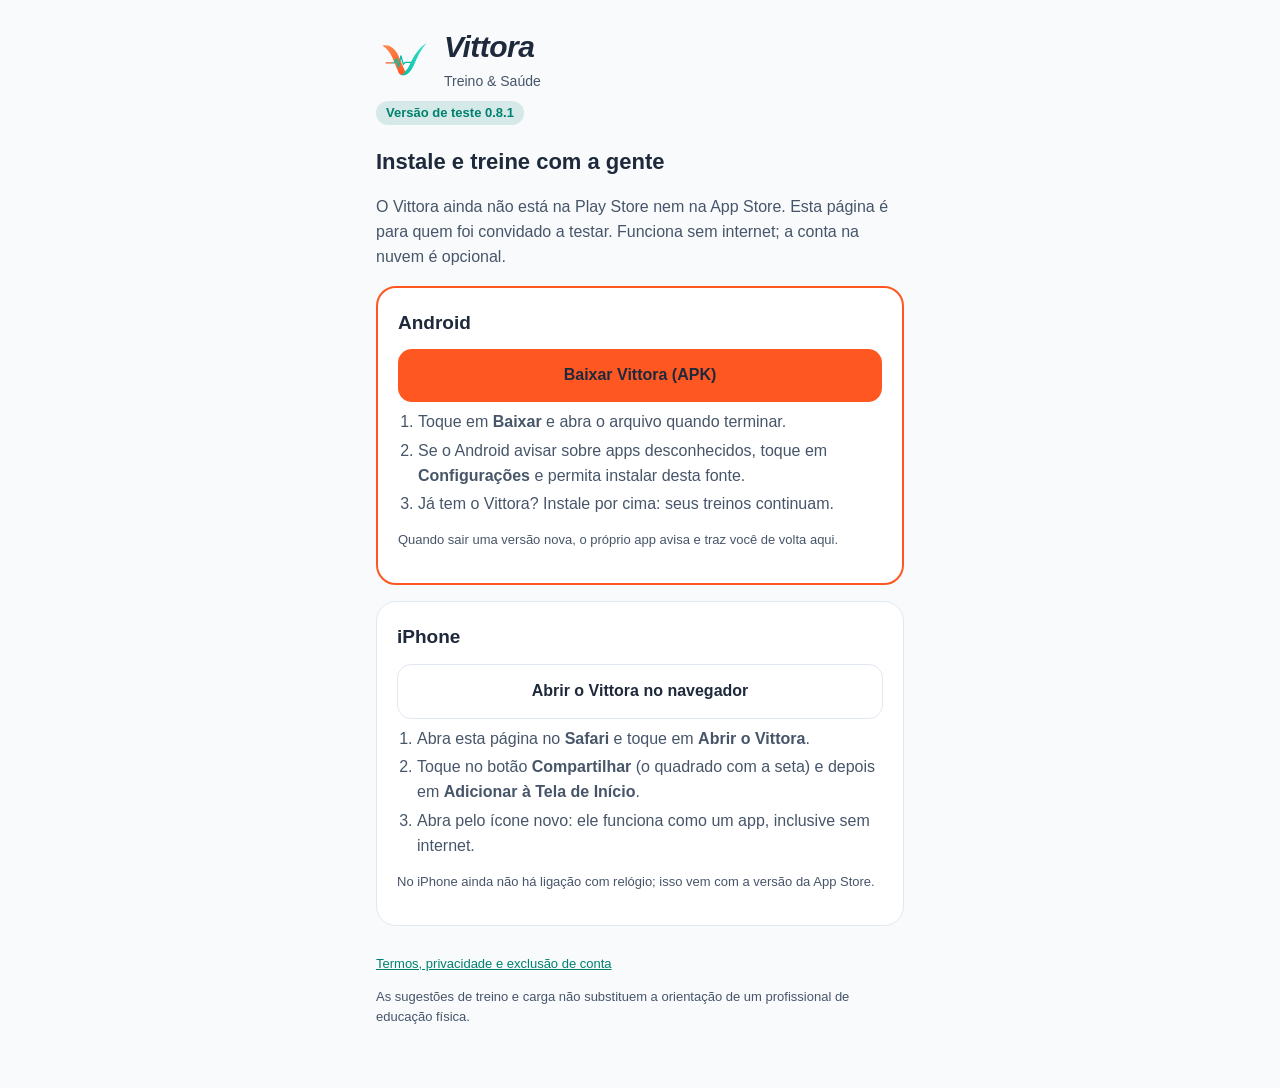
<file: index.html>
<!doctype html>
<html lang="pt-BR">
<head>
<meta charset="utf-8">
<meta name="viewport" content="width=device-width, initial-scale=1, viewport-fit=cover">
<meta name="color-scheme" content="light dark">
<meta name="robots" content="noindex">
<title>Vittora · versão de teste</title>
<link rel="icon" href="data:image/svg+xml,%3Csvg%20xmlns%3D%22http%3A%2F%2Fwww.w3.org%2F2000%2Fsvg%22%20width%3D%2264%22%20height%3D%2264%22%20viewBox%3D%220%200%20512%20512%22%3E%0A%20%20%3Cdefs%3E%0A%20%20%20%20%3ClinearGradient%20id%3D%22f-e%22%20x1%3D%220%22%20y1%3D%220%22%20x2%3D%221%22%20y2%3D%221%22%3E%3Cstop%20offset%3D%220%22%20stop-color%3D%22%23FF8A50%22%2F%3E%3Cstop%20offset%3D%221%22%20stop-color%3D%22%23FF5722%22%2F%3E%3C%2FlinearGradient%3E%0A%20%20%20%20%3ClinearGradient%20id%3D%22f-d%22%20x1%3D%220%22%20y1%3D%221%22%20x2%3D%221%22%20y2%3D%220%22%3E%3Cstop%20offset%3D%220%22%20stop-color%3D%22%2300BFA5%22%2F%3E%3Cstop%20offset%3D%221%22%20stop-color%3D%22%233FE0C8%22%2F%3E%3C%2FlinearGradient%3E%0A%20%20%20%20%3ClinearGradient%20id%3D%22f-b%22%20gradientUnits%3D%22userSpaceOnUse%22%20x1%3D%2292%22%20y1%3D%220%22%20x2%3D%22318%22%20y2%3D%220%22%3E%3Cstop%20offset%3D%220.18%22%20stop-color%3D%22%23FF5722%22%2F%3E%3Cstop%20offset%3D%220.3%22%20stop-color%3D%22%2300BFA5%22%2F%3E%3C%2FlinearGradient%3E%0A%20%20%3C%2Fdefs%3E%0A%20%20%3Cpath%20d%3D%22M206%20382%20C246%20402%20280%20380%20308%20318%20C346%20232%20392%20160%20466%20118%20C428%20154%20392%20214%20356%20300%20C324%20378%20284%20424%20236%20414%20C222%20410%20212%20398%20206%20382%20Z%22%20fill%3D%22url(%23f-d)%22%2F%3E%0A%20%20%3Cpath%20d%3D%22M58%20142%20C112%20128%20168%20156%20204%20232%20L266%20380%20C258%20410%20226%20418%20208%20394%20L148%20248%20C126%20200%2098%20168%2058%20142%20Z%22%20fill%3D%22url(%23f-e)%22%2F%3E%0A%20%20%3Cpath%20d%3D%22M92%20300%20L168%20300%20L186%20262%20L206%20338%20L228%20236%20L250%20314%20L268%20296%20L318%20296%22%20fill%3D%22none%22%20stroke%3D%22url(%23f-b)%22%20stroke-width%3D%2212%22%20stroke-linecap%3D%22round%22%20stroke-linejoin%3D%22round%22%2F%3E%0A%3C%2Fsvg%3E">
<style>
:root { --fundo: #F8FAFC; --cartao: #fff; --texto: #1E293B; --suave: #475569; --borda: #E2E8F0; --coral: #FF5722; --turquesa: #00806E; }
@media (prefers-color-scheme: dark) { :root { --fundo: #0F172A; --cartao: #1E293B; --texto: #F1F5F9; --suave: #CBD5E1; --borda: #334155; --turquesa: #3FE0C8; } }
* { box-sizing: border-box; }
body { margin: 0; background: var(--fundo); color: var(--texto); font: 16px/1.55 -apple-system, BlinkMacSystemFont, "Segoe UI", Roboto, Inter, Arial, sans-serif; }
main { max-width: 560px; margin: 0 auto; padding: 24px 16px 48px; }
.marca { display: flex; align-items: center; gap: 12px; margin-bottom: 8px; }
.marca strong { font-size: 30px; font-weight: 800; font-style: italic; letter-spacing: -0.5px; }
.marca span { display: block; color: var(--suave); font-size: 14px; }
.selo { display: inline-block; background: color-mix(in srgb, var(--turquesa) 14%, transparent); color: var(--turquesa); border-radius: 999px; padding: 2px 10px; font-size: 13px; font-weight: 600; }
.cartao { background: var(--cartao); border: 1px solid var(--borda); border-radius: 20px; padding: 20px; margin-top: 16px; }
.cartao.destaque { border: 2px solid var(--coral); }
h1 { font-size: 22px; margin: 20px 0 4px; } h2 { font-size: 19px; margin: 0 0 8px; }
p, li { color: var(--suave); } ol { padding-left: 20px; margin: 8px 0 0; } li { margin: 4px 0; }
.botao { display: block; text-align: center; background: var(--coral); color: #1E293B; text-decoration: none; font-weight: 700; border-radius: 14px; padding: 14px; margin-top: 12px; }
.botao.claro { background: transparent; color: var(--texto); border: 1.5px solid var(--borda); }
.mini { font-size: 13px; } a { color: var(--turquesa); }
footer { margin-top: 28px; font-size: 13px; color: var(--suave); }
</style>
</head>
<body><main>
<div class="marca"><svg xmlns="http://www.w3.org/2000/svg" width="56" height="56" viewBox="0 0 512 512">
  <defs>
    <linearGradient id="m-e" x1="0" y1="0" x2="1" y2="1"><stop offset="0" stop-color="#FF8A50"/><stop offset="1" stop-color="#FF5722"/></linearGradient>
    <linearGradient id="m-d" x1="0" y1="1" x2="1" y2="0"><stop offset="0" stop-color="#00BFA5"/><stop offset="1" stop-color="#3FE0C8"/></linearGradient>
    <linearGradient id="m-b" gradientUnits="userSpaceOnUse" x1="92" y1="0" x2="318" y2="0"><stop offset="0.18" stop-color="#FF5722"/><stop offset="0.3" stop-color="#00BFA5"/></linearGradient>
  </defs>
  <path d="M206 382 C246 402 280 380 308 318 C346 232 392 160 466 118 C428 154 392 214 356 300 C324 378 284 424 236 414 C222 410 212 398 206 382 Z" fill="url(#m-d)"/>
  <path d="M58 142 C112 128 168 156 204 232 L266 380 C258 410 226 418 208 394 L148 248 C126 200 98 168 58 142 Z" fill="url(#m-e)"/>
  <path d="M92 300 L168 300 L186 262 L206 338 L228 236 L250 314 L268 296 L318 296" fill="none" stroke="url(#m-b)" stroke-width="12" stroke-linecap="round" stroke-linejoin="round"/>
</svg><div><strong>Vittora</strong><span>Treino &amp; Saúde</span></div></div>
<span class="selo">Versão de teste 0.8.1</span>
<h1>Instale e treine com a gente</h1>
<p>O Vittora ainda não está na Play Store nem na App Store. Esta página é para quem foi convidado a testar. Funciona sem internet; a conta na nuvem é opcional.</p>

<section class="cartao destaque" id="android">
  <h2>Android</h2>
  <a class="botao" href="./Vittora.apk" download>Baixar Vittora (APK)</a>
  <ol>
    <li>Toque em <strong>Baixar</strong> e abra o arquivo quando terminar.</li>
    <li>Se o Android avisar sobre apps desconhecidos, toque em <strong>Configurações</strong> e permita instalar desta fonte.</li>
    <li>Já tem o Vittora? Instale por cima: seus treinos continuam.</li>
  </ol>
  <p class="mini">Quando sair uma versão nova, o próprio app avisa e traz você de volta aqui.</p>
</section>

<section class="cartao" id="iphone">
  <h2>iPhone</h2>
  <a class="botao claro" href="./app/">Abrir o Vittora no navegador</a>
  <ol>
    <li>Abra esta página no <strong>Safari</strong> e toque em <strong>Abrir o Vittora</strong>.</li>
    <li>Toque no botão <strong>Compartilhar</strong> (o quadrado com a seta) e depois em <strong>Adicionar à Tela de Início</strong>.</li>
    <li>Abra pelo ícone novo: ele funciona como um app, inclusive sem internet.</li>
  </ol>
  <p class="mini">No iPhone ainda não há ligação com relógio; isso vem com a versão da App Store.</p>
</section>

<footer>
  <p><a href="./privacidade/">Termos, privacidade e exclusão de conta</a></p>
  <p>As sugestões de treino e carga não substituem a orientação de um profissional de educação física.</p>
</footer>
</main></body>
</html>
</file>
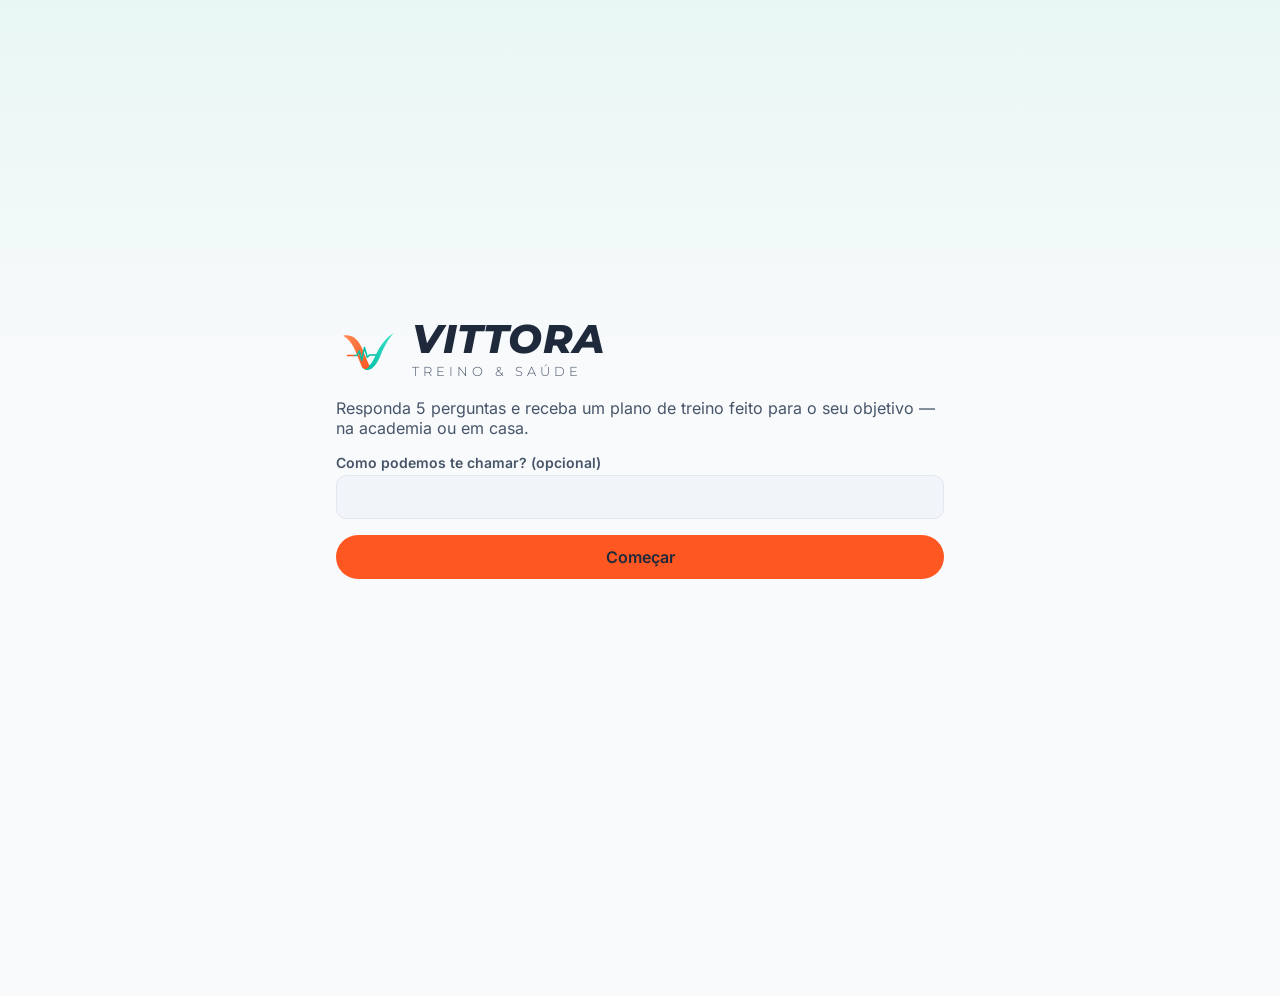
<file: app/index.html>
<!doctype html>
<html lang="pt-BR">
  <head>
    <meta charset="UTF-8" />
    <meta name="viewport" content="width=device-width, initial-scale=1, viewport-fit=cover" />
    <meta name="color-scheme" content="light dark" />
    <meta name="theme-color" content="#EAF5FD" />
    <title>Vittora</title>
    <script>
      // aplica o último tema usado antes do CSS, para quem usa o escuro não ver um clarão branco ao abrir
      try { var t = localStorage.getItem('vittora:tema'); if (t) document.documentElement.dataset.tema = t; } catch (e) {}
    </script>
    <script type="module" crossorigin src="./assets/index-BZmPWzTy.js"></script>
    <link rel="stylesheet" crossorigin href="./assets/index-D5Ql5Ql0.css">
    <link rel="manifest" href="./manifest.webmanifest">
    <link rel="apple-touch-icon" href="./icone-180.png">
    <meta name="apple-mobile-web-app-capable" content="yes">
    <meta name="mobile-web-app-capable" content="yes">
    <meta name="apple-mobile-web-app-title" content="Vittora">
    <meta name="apple-mobile-web-app-status-bar-style" content="default">
  </head>
  <body>
    <div id="app"></div>
  </body>
</html>
</file>
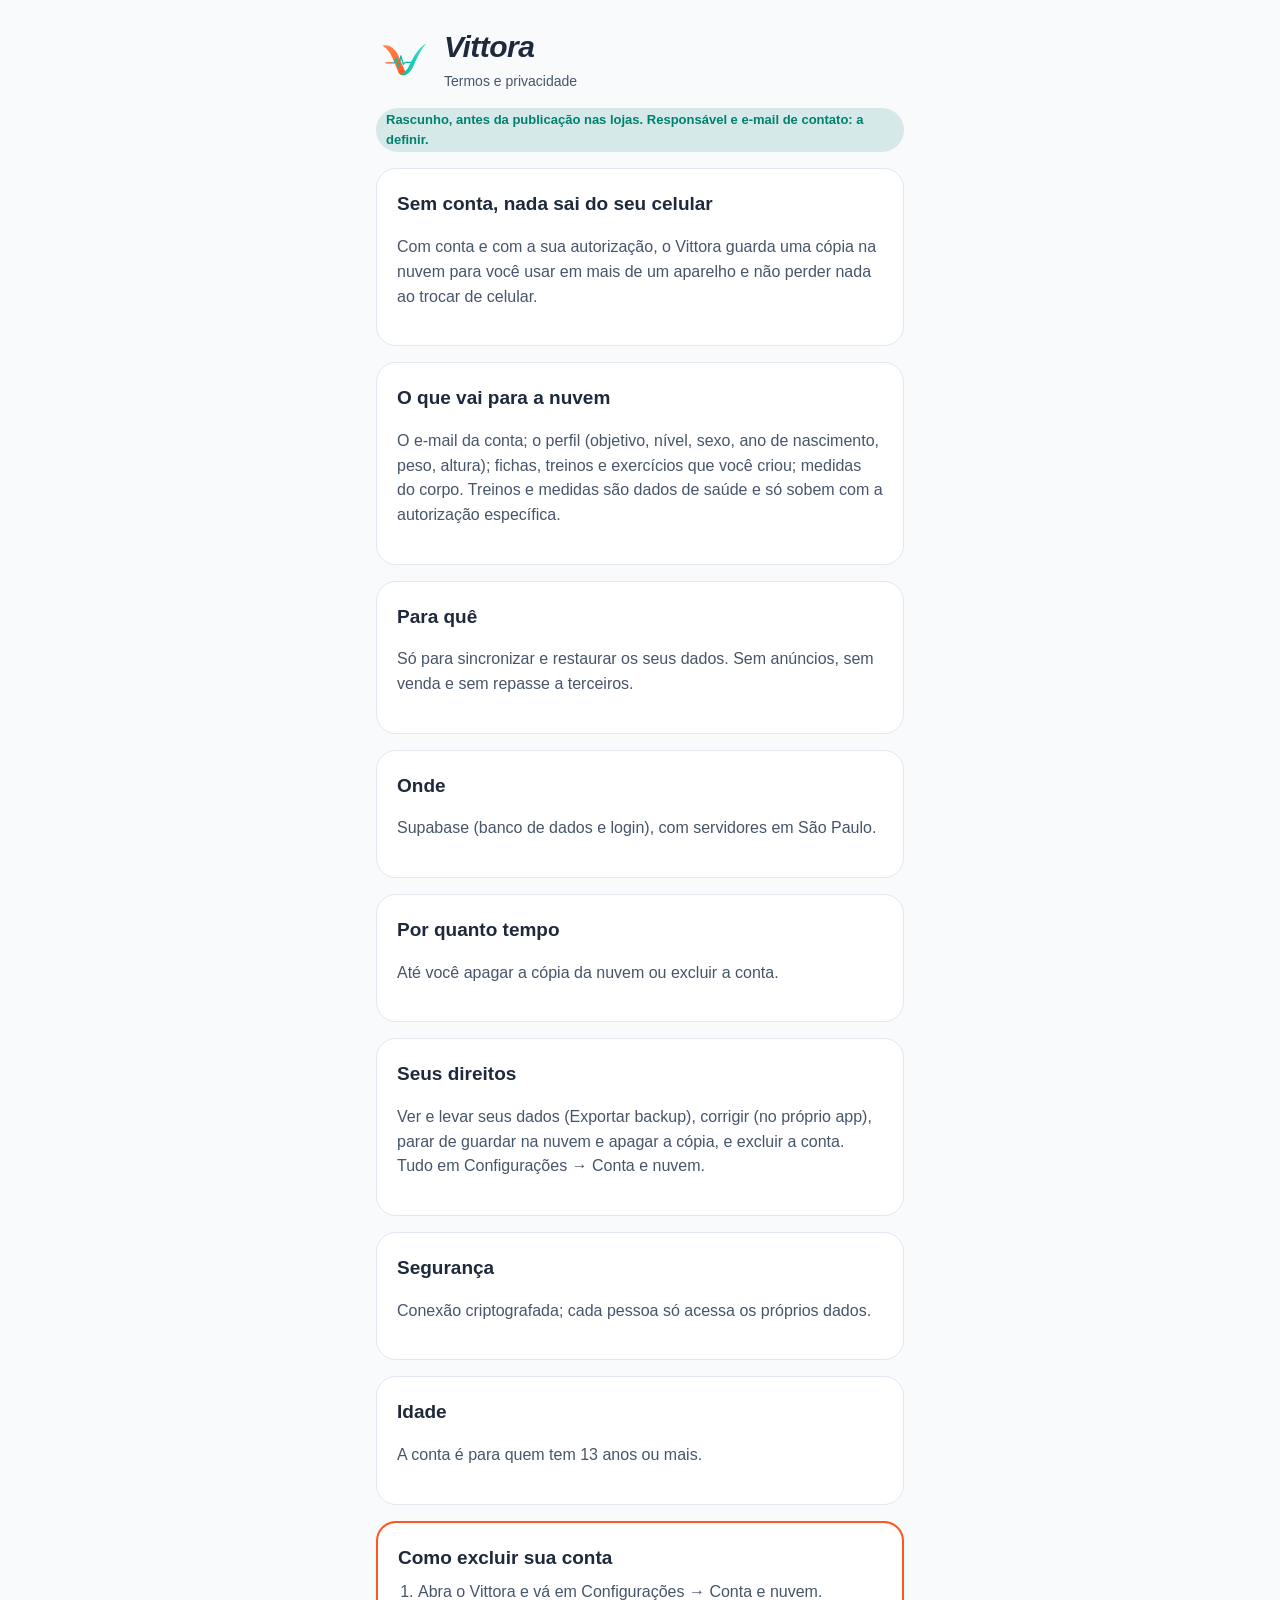
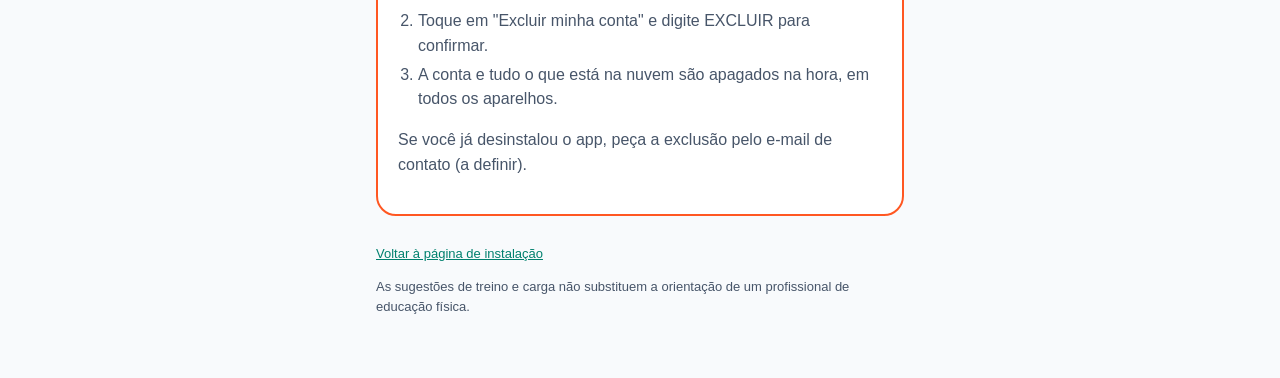
<file: privacidade/index.html>
<!doctype html>
<html lang="pt-BR">
<head>
<meta charset="utf-8">
<meta name="viewport" content="width=device-width, initial-scale=1, viewport-fit=cover">
<meta name="color-scheme" content="light dark">
<meta name="robots" content="noindex">
<title>Vittora · termos e privacidade</title>
<link rel="icon" href="data:image/svg+xml,%3Csvg%20xmlns%3D%22http%3A%2F%2Fwww.w3.org%2F2000%2Fsvg%22%20width%3D%2264%22%20height%3D%2264%22%20viewBox%3D%220%200%20512%20512%22%3E%0A%20%20%3Cdefs%3E%0A%20%20%20%20%3ClinearGradient%20id%3D%22f-e%22%20x1%3D%220%22%20y1%3D%220%22%20x2%3D%221%22%20y2%3D%221%22%3E%3Cstop%20offset%3D%220%22%20stop-color%3D%22%23FF8A50%22%2F%3E%3Cstop%20offset%3D%221%22%20stop-color%3D%22%23FF5722%22%2F%3E%3C%2FlinearGradient%3E%0A%20%20%20%20%3ClinearGradient%20id%3D%22f-d%22%20x1%3D%220%22%20y1%3D%221%22%20x2%3D%221%22%20y2%3D%220%22%3E%3Cstop%20offset%3D%220%22%20stop-color%3D%22%2300BFA5%22%2F%3E%3Cstop%20offset%3D%221%22%20stop-color%3D%22%233FE0C8%22%2F%3E%3C%2FlinearGradient%3E%0A%20%20%20%20%3ClinearGradient%20id%3D%22f-b%22%20gradientUnits%3D%22userSpaceOnUse%22%20x1%3D%2292%22%20y1%3D%220%22%20x2%3D%22318%22%20y2%3D%220%22%3E%3Cstop%20offset%3D%220.18%22%20stop-color%3D%22%23FF5722%22%2F%3E%3Cstop%20offset%3D%220.3%22%20stop-color%3D%22%2300BFA5%22%2F%3E%3C%2FlinearGradient%3E%0A%20%20%3C%2Fdefs%3E%0A%20%20%3Cpath%20d%3D%22M206%20382%20C246%20402%20280%20380%20308%20318%20C346%20232%20392%20160%20466%20118%20C428%20154%20392%20214%20356%20300%20C324%20378%20284%20424%20236%20414%20C222%20410%20212%20398%20206%20382%20Z%22%20fill%3D%22url(%23f-d)%22%2F%3E%0A%20%20%3Cpath%20d%3D%22M58%20142%20C112%20128%20168%20156%20204%20232%20L266%20380%20C258%20410%20226%20418%20208%20394%20L148%20248%20C126%20200%2098%20168%2058%20142%20Z%22%20fill%3D%22url(%23f-e)%22%2F%3E%0A%20%20%3Cpath%20d%3D%22M92%20300%20L168%20300%20L186%20262%20L206%20338%20L228%20236%20L250%20314%20L268%20296%20L318%20296%22%20fill%3D%22none%22%20stroke%3D%22url(%23f-b)%22%20stroke-width%3D%2212%22%20stroke-linecap%3D%22round%22%20stroke-linejoin%3D%22round%22%2F%3E%0A%3C%2Fsvg%3E">
<style>
:root { --fundo: #F8FAFC; --cartao: #fff; --texto: #1E293B; --suave: #475569; --borda: #E2E8F0; --coral: #FF5722; --turquesa: #00806E; }
@media (prefers-color-scheme: dark) { :root { --fundo: #0F172A; --cartao: #1E293B; --texto: #F1F5F9; --suave: #CBD5E1; --borda: #334155; --turquesa: #3FE0C8; } }
* { box-sizing: border-box; }
body { margin: 0; background: var(--fundo); color: var(--texto); font: 16px/1.55 -apple-system, BlinkMacSystemFont, "Segoe UI", Roboto, Inter, Arial, sans-serif; }
main { max-width: 560px; margin: 0 auto; padding: 24px 16px 48px; }
.marca { display: flex; align-items: center; gap: 12px; margin-bottom: 8px; }
.marca strong { font-size: 30px; font-weight: 800; font-style: italic; letter-spacing: -0.5px; }
.marca span { display: block; color: var(--suave); font-size: 14px; }
.selo { display: inline-block; background: color-mix(in srgb, var(--turquesa) 14%, transparent); color: var(--turquesa); border-radius: 999px; padding: 2px 10px; font-size: 13px; font-weight: 600; }
.cartao { background: var(--cartao); border: 1px solid var(--borda); border-radius: 20px; padding: 20px; margin-top: 16px; }
.cartao.destaque { border: 2px solid var(--coral); }
h1 { font-size: 22px; margin: 20px 0 4px; } h2 { font-size: 19px; margin: 0 0 8px; }
p, li { color: var(--suave); } ol { padding-left: 20px; margin: 8px 0 0; } li { margin: 4px 0; }
.botao { display: block; text-align: center; background: var(--coral); color: #1E293B; text-decoration: none; font-weight: 700; border-radius: 14px; padding: 14px; margin-top: 12px; }
.botao.claro { background: transparent; color: var(--texto); border: 1.5px solid var(--borda); }
.mini { font-size: 13px; } a { color: var(--turquesa); }
footer { margin-top: 28px; font-size: 13px; color: var(--suave); }
</style>
</head>
<body><main>
<div class="marca"><svg xmlns="http://www.w3.org/2000/svg" width="56" height="56" viewBox="0 0 512 512">
  <defs>
    <linearGradient id="m-e" x1="0" y1="0" x2="1" y2="1"><stop offset="0" stop-color="#FF8A50"/><stop offset="1" stop-color="#FF5722"/></linearGradient>
    <linearGradient id="m-d" x1="0" y1="1" x2="1" y2="0"><stop offset="0" stop-color="#00BFA5"/><stop offset="1" stop-color="#3FE0C8"/></linearGradient>
    <linearGradient id="m-b" gradientUnits="userSpaceOnUse" x1="92" y1="0" x2="318" y2="0"><stop offset="0.18" stop-color="#FF5722"/><stop offset="0.3" stop-color="#00BFA5"/></linearGradient>
  </defs>
  <path d="M206 382 C246 402 280 380 308 318 C346 232 392 160 466 118 C428 154 392 214 356 300 C324 378 284 424 236 414 C222 410 212 398 206 382 Z" fill="url(#m-d)"/>
  <path d="M58 142 C112 128 168 156 204 232 L266 380 C258 410 226 418 208 394 L148 248 C126 200 98 168 58 142 Z" fill="url(#m-e)"/>
  <path d="M92 300 L168 300 L186 262 L206 338 L228 236 L250 314 L268 296 L318 296" fill="none" stroke="url(#m-b)" stroke-width="12" stroke-linecap="round" stroke-linejoin="round"/>
</svg><div><strong>Vittora</strong><span>Termos e privacidade</span></div></div>
<p><span class="selo">Rascunho, antes da publicação nas lojas. Responsável e e-mail de contato: a definir.</span></p>
<section class="cartao"><h2>Sem conta, nada sai do seu celular</h2><p>Com conta e com a sua autorização, o Vittora guarda uma cópia na nuvem para você usar em mais de um aparelho e não perder nada ao trocar de celular.</p></section>
<section class="cartao"><h2>O que vai para a nuvem</h2><p>O e-mail da conta; o perfil (objetivo, nível, sexo, ano de nascimento, peso, altura); fichas, treinos e exercícios que você criou; medidas do corpo. Treinos e medidas são dados de saúde e só sobem com a autorização específica.</p></section>
<section class="cartao"><h2>Para quê</h2><p>Só para sincronizar e restaurar os seus dados. Sem anúncios, sem venda e sem repasse a terceiros.</p></section>
<section class="cartao"><h2>Onde</h2><p>Supabase (banco de dados e login), com servidores em São Paulo.</p></section>
<section class="cartao"><h2>Por quanto tempo</h2><p>Até você apagar a cópia da nuvem ou excluir a conta.</p></section>
<section class="cartao"><h2>Seus direitos</h2><p>Ver e levar seus dados (Exportar backup), corrigir (no próprio app), parar de guardar na nuvem e apagar a cópia, e excluir a conta. Tudo em Configurações → Conta e nuvem.</p></section>
<section class="cartao"><h2>Segurança</h2><p>Conexão criptografada; cada pessoa só acessa os próprios dados.</p></section>
<section class="cartao"><h2>Idade</h2><p>A conta é para quem tem 13 anos ou mais.</p></section>
<section class="cartao destaque" id="excluir-conta"><h2>Como excluir sua conta</h2><ol><li>Abra o Vittora e vá em Configurações → Conta e nuvem.</li><li>Toque em &quot;Excluir minha conta&quot; e digite EXCLUIR para confirmar.</li><li>A conta e tudo o que está na nuvem são apagados na hora, em todos os aparelhos.</li></ol><p>Se você já desinstalou o app, peça a exclusão pelo e-mail de contato (a definir).</p></section>
<footer><p><a href="../">Voltar à página de instalação</a></p><p>As sugestões de treino e carga não substituem a orientação de um profissional de educação física.</p></footer>
</main></body>
</html>
</file>
<file: app/assets/index-D5Ql5Ql0.css>
@font-face{font-family:Inter;font-style:normal;font-display:swap;font-weight:400;src:url(./inter-latin-400-normal-C38fXH4l.woff2)format("woff2"),url(./inter-latin-400-normal-CyCys3Eg.woff)format("woff")}@font-face{font-family:Inter;font-style:normal;font-display:swap;font-weight:500;src:url(./inter-latin-500-normal-Cerq10X2.woff2)format("woff2"),url(./inter-latin-500-normal-BL9OpVg8.woff)format("woff")}@font-face{font-family:Inter;font-style:normal;font-display:swap;font-weight:600;src:url(./inter-latin-600-normal-LgqL8muc.woff2)format("woff2"),url(./inter-latin-600-normal-CiBQ2DWP.woff)format("woff")}@font-face{font-family:Inter;font-style:normal;font-display:swap;font-weight:700;src:url(./inter-latin-700-normal-Yt3aPRUw.woff2)format("woff2"),url(./inter-latin-700-normal-BLAVimhd.woff)format("woff")}@font-face{font-family:Inter;font-style:normal;font-display:swap;font-weight:800;src:url(./inter-latin-800-normal-BYj_oED-.woff2)format("woff2"),url(./inter-latin-800-normal-D1mf63XC.woff)format("woff")}@font-face{font-family:Montserrat;font-style:normal;font-display:swap;font-weight:300;src:url(./montserrat-latin-300-normal-BgP24wlQ.woff2)format("woff2"),url(./montserrat-latin-300-normal-sTRdVzlf.woff)format("woff")}@font-face{font-family:Montserrat;font-style:normal;font-display:swap;font-weight:400;src:url(./montserrat-latin-400-normal-BLhwKU8k.woff2)format("woff2"),url(./montserrat-latin-400-normal-xItZbAXg.woff)format("woff")}@font-face{font-family:Montserrat;font-style:italic;font-display:swap;font-weight:800;src:url(./montserrat-latin-800-italic-DyMN9dWi.woff2)format("woff2"),url(./montserrat-latin-800-italic-9p4-1b3s.woff)format("woff")}:root{--fonte:"Inter", -apple-system, BlinkMacSystemFont, system-ui, "Segoe UI", Roboto, Arial, sans-serif;--fonte-numeros:"Inter", -apple-system, system-ui, sans-serif;--fonte-marca:"Montserrat", "Inter", system-ui, sans-serif;--t-xs:.75rem;--t-sm:.875rem;--t-md:1rem;--t-lg:1.25rem;--t-xl:1.875rem;--t-xxl:2.25rem;--esp-1:4px;--esp-2:8px;--esp-3:12px;--esp-4:16px;--esp-5:24px;--esp-6:32px;--raio-sm:10px;--raio-md:14px;--raio-lg:18px;--raio-pilula:999px;--toque:44px;--barra-inferior:64px;--largura-max:640px;--coral:#ff5722;--turquesa:#00bfa5;--escuro-premium:#1e293b;--off-white:#f8fafc;--marca-degrade:linear-gradient(90deg, var(--coral), var(--turquesa));--destaque:var(--coral);--botao:var(--coral);--sobre-destaque:var(--escuro-premium);--destaque-suave:color-mix(in srgb, var(--destaque) 12%, transparent);--transicao:.18s ease}:root,:root[data-tema=claro]{--lightningcss-light:initial;--lightningcss-dark: ;color-scheme:light;--fundo:#f8fafc;--fundo-topo:#e8f7f4;--superficie:#fff;--superficie-2:#f1f5f9;--superficie-3:#e2e8f0;--borda:#e2e8f0;--borda-cartao:#e2e8f0;--sombra-cartao:0 4px 18px #1e293b14;--sombra:0 10px 30px #1e293b29;--texto:#1e293b;--texto-2:#475569;--texto-3:#64748b;--barra-vidro:#ffffffe0;--texto-destaque:var(--destaque-texto-claro,#c2410c);--ok:#00bfa5;--ok-texto:#00796b;--alerta:#b45309;--perigo:#dc2626;--info:#00bfa5;--corpo-base:#e2e8f0;--corpo-contorno:#cbd5e1}:root[data-tema=escuro]{--lightningcss-light: ;--lightningcss-dark:initial;color-scheme:dark;--fundo:#1e293b;--fundo-topo:#17343a;--superficie:#273449;--superficie-2:#334155;--superficie-3:#475569;--borda:#334155;--borda-cartao:#334155;--sombra-cartao:0 4px 18px #0000004d;--sombra:0 10px 30px #00000073;--texto:#f8fafc;--texto-2:#cbd5e1;--texto-3:#94a3b8;--barra-vidro:#1e293be0;--texto-destaque:#ff8a65;--ok:#2dd4bf;--ok-texto:#2dd4bf;--alerta:#fbbf24;--perigo:#f87171;--info:#2dd4bf;--corpo-base:#334155;--corpo-contorno:#475569}:root{--grafico-1:#5eead4;--grafico-2:var(--turquesa);--grafico-trilho:color-mix(in srgb, var(--grafico-1) 26%, var(--superficie));--grafico-meta:#94a3b8;--zona-1:#99f6e4;--zona-2:#2dd4bf;--zona-3:#00bfa5;--zona-4:#ff9e80;--zona-5:#ff5722;--recup-cansado:var(--coral);--recup-pronto:var(--turquesa);--recup-sem-treino:var(--superficie-3)}*{box-sizing:border-box}html,body{background:var(--fundo) linear-gradient(180deg, var(--fundo-topo) 0, var(--fundo) 360px) no-repeat;color:var(--texto);font-family:var(--fonte);-webkit-tap-highlight-color:transparent;margin:0;padding:0;font-size:16px}body{min-height:100dvh}button,input,select,textarea{font:inherit;color:inherit}button{cursor:pointer}:focus-visible{outline:2px solid var(--destaque);outline-offset:2px}h1,h2,h3,p{margin:0}.app{max-width:var(--largura-max);min-height:100dvh;padding-bottom:calc(var(--barra-inferior) + env(safe-area-inset-bottom) + var(--esp-4));margin:0 auto}.app.com-aviso{padding-bottom:calc(var(--barra-inferior) + env(safe-area-inset-bottom) + 88px)}.app.sem-barra{padding-bottom:calc(env(safe-area-inset-bottom) + 96px)}.tela{padding:calc(env(safe-area-inset-top) + var(--esp-3)) var(--esp-4) var(--esp-4);gap:var(--esp-4);flex-direction:column;display:flex}.cabecalho{align-items:center;gap:var(--esp-2);min-height:var(--toque);display:flex}.cabecalho h1{font-size:var(--t-xl);flex:1;font-weight:700;line-height:1.15}.cabecalho .sub{color:var(--texto-2);font-size:var(--t-sm)}.barra-nav{z-index:15;min-height:var(--toque);margin:calc(-1 * (env(safe-area-inset-top) + var(--esp-3))) calc(-1 * var(--esp-4)) 0;padding:env(safe-area-inset-top) var(--esp-2) 0;transition:background var(--transicao), border-color var(--transicao);border-bottom:.5px solid #0000;grid-template-columns:1fr auto 1fr;align-items:center;display:grid;position:sticky;top:0}.barra-nav.compacta{background:var(--barra-vidro);-webkit-backdrop-filter:blur(20px)saturate(180%);border-bottom-color:var(--borda)}.barra-nav-lado{align-items:center;min-width:0;display:flex}.barra-nav-lado.direita{justify-content:flex-end;gap:var(--esp-1)}.barra-nav .titulo-pequeno{font-weight:700;font-size:var(--t-md);opacity:0;transition:opacity var(--transicao);white-space:nowrap;text-overflow:ellipsis;max-width:55vw;overflow:hidden}.barra-nav.compacta .titulo-pequeno{opacity:1}.voltar{min-height:var(--toque);padding:0 var(--esp-2) 0 0;color:var(--texto-destaque);font-size:var(--t-md);background:0 0;border:none;align-items:center;gap:0;display:inline-flex}.cabecalho-grande h1{font-size:var(--t-xl);letter-spacing:-.5px;font-weight:800;line-height:1.1}.cabecalho-grande .sub{color:var(--texto-2);font-size:var(--t-sm);margin-top:2px}.botao{justify-content:center;align-items:center;gap:var(--esp-2);min-height:var(--toque);padding:0 var(--esp-4);border-radius:var(--raio-pilula);background:var(--superficie-2);transition:transform var(--transicao), background var(--transicao);border:1px solid #0000;font-weight:600;display:inline-flex}.botao:active{transform:scale(.98)}.botao:disabled{opacity:.45;cursor:default}.botao.primario{background:var(--botao);color:var(--sobre-destaque)}.botao.contorno{border-color:var(--borda);background:0 0}.botao.perigo{border-color:var(--perigo);color:var(--perigo);background:0 0}.botao.bloco{width:100%}.botao.pequeno{min-height:36px;padding:0 var(--esp-3);font-size:var(--t-sm)}.icone-botao{width:var(--toque);height:var(--toque);background:0 0;border:none;border-radius:50%;flex:none;place-items:center;display:inline-grid}.icone-botao:active{background:var(--superficie-2)}.link{color:var(--texto-destaque);padding:var(--esp-2) 0;min-height:var(--toque);background:0 0;border:none;font-weight:600}.cartao{background:var(--superficie);border:1px solid var(--borda-cartao);box-shadow:var(--sombra-cartao);border-radius:var(--raio-lg);padding:var(--esp-4);gap:var(--esp-3);flex-direction:column;display:flex}.cartao.clicavel{cursor:pointer;text-align:left;width:100%;font:inherit;color:inherit}.cartao.clicavel:active{background:var(--superficie-2)}.cartao h2{font-size:var(--t-lg)}.cartao h3{font-size:var(--t-md)}.secao-titulo{justify-content:space-between;align-items:baseline;gap:var(--esp-2);display:flex}.secao-titulo h2{font-size:var(--t-lg)}.destaque-hero{background:linear-gradient(135deg, var(--superficie-2), var(--superficie) 60%);border:1px solid var(--borda);position:relative;overflow:hidden}.destaque-hero:after{content:"";background:var(--destaque-suave);border-radius:50%;width:160px;height:160px;position:absolute;top:-40px;right:-40px}.destaque-hero>*{z-index:1;position:relative}.muted{color:var(--texto-2)}.pequeno{font-size:var(--t-sm)}.mini{font-size:var(--t-xs);color:var(--texto-3)}.etiqueta{padding:2px var(--esp-2);border-radius:var(--raio-pilula);background:var(--destaque-suave);color:var(--texto-destaque);font-size:var(--t-xs);align-self:flex-start;align-items:center;gap:4px;font-weight:700;display:inline-flex}.linha{align-items:center;gap:var(--esp-3);display:flex}.linha.entre{justify-content:space-between}.coluna{gap:var(--esp-2);flex-direction:column;display:flex}.crescer{flex:1;min-width:0}.grade-2{gap:var(--esp-3);grid-template-columns:1fr 1fr;display:grid}.grade-3{gap:var(--esp-3);grid-template-columns:repeat(3,1fr);display:grid}.rolagem-x{gap:var(--esp-3);scrollbar-width:none;margin:0 calc(-1 * var(--esp-4));padding:0 var(--esp-4);scroll-snap-type:x mandatory;display:flex;overflow-x:auto}.rolagem-x>*{scroll-snap-align:start;flex:none}.vazio{text-align:center;padding:var(--esp-6) var(--esp-4);color:var(--texto-2);gap:var(--esp-3);flex-direction:column;align-items:center;display:flex}.abas{background:var(--superficie-2);border-radius:var(--raio-md);gap:3px;padding:3px;display:flex}.abas button{min-height:var(--toque);border-radius:var(--raio-pilula);color:var(--texto-2);font-weight:600;font-size:var(--t-sm);background:0 0;border:none;flex:1}.abas button[aria-selected=true]{background:var(--botao);color:var(--sobre-destaque)}.chips{gap:var(--esp-2);scrollbar-width:none;margin:0 calc(-1 * var(--esp-4));padding:0 var(--esp-4);display:flex;overflow-x:auto}.chip{min-height:36px;padding:0 var(--esp-3);border-radius:var(--raio-pilula);border:1px solid var(--borda);color:var(--texto-2);font-size:var(--t-sm);background:0 0;flex:none;font-weight:600}.chip[aria-pressed=true]{background:var(--destaque-suave);border-color:var(--destaque);color:var(--texto-destaque)}.lista{background:var(--superficie);border:1px solid var(--borda-cartao);box-shadow:var(--sombra-cartao);border-radius:var(--raio-lg);flex-direction:column;display:flex;overflow:hidden}.grupo{flex-direction:column;gap:6px;display:flex}.grupo-titulo{font-size:var(--t-xs);text-transform:uppercase;letter-spacing:.4px;color:var(--texto-2);padding:0 var(--esp-4);font-weight:600}.grupo-corpo{background:var(--superficie);border:1px solid var(--borda-cartao);box-shadow:var(--sombra-cartao);border-radius:var(--raio-lg);padding:0 var(--esp-4);flex-direction:column;display:flex}.grupo-corpo>*+*{border-top:.5px solid var(--borda)}.grupo-corpo>.botao,.grupo-corpo>.campo,.grupo-corpo>.abas,.grupo-corpo>.linha{margin:var(--esp-3) 0}.grupo-corpo>.botao+.botao{border-top:none;margin-top:0}.grupo-rodape{font-size:var(--t-xs);color:var(--texto-2);padding:0 var(--esp-4)}.lista>*+*{border-top:1px solid var(--borda)}.item-lista{align-items:center;gap:var(--esp-3);padding:var(--esp-3) var(--esp-4);text-align:left;background:0 0;border:none;width:100%;min-height:64px;display:flex}button.item-lista:active{background:var(--superficie-2)}.item-lista .titulo{font-weight:600}.item-lista .sub{color:var(--texto-2);font-size:var(--t-sm)}.campo{gap:var(--esp-1);flex-direction:column;display:flex}.campo label,.campo .rotulo{font-size:var(--t-sm);color:var(--texto-2);font-weight:600}.entrada{min-height:var(--toque);border-radius:var(--raio-sm);border:1px solid var(--borda);background:var(--superficie-2);padding:0 var(--esp-3);width:100%}.entrada:focus{border-color:var(--destaque);outline:none}.busca{align-items:center;gap:var(--esp-2);background:var(--superficie);border-radius:var(--raio-pilula);padding:0 var(--esp-3);display:flex}.busca input{min-height:var(--toque);background:0 0;border:none;outline:none;flex:1}.opcao{align-items:center;gap:var(--esp-3);padding:var(--esp-4);border-radius:var(--raio-md);border:2px solid var(--borda);background:var(--superficie);text-align:left;width:100%;display:flex}.opcao[aria-checked=true]{border-color:var(--destaque);background:var(--destaque-suave)}.opcao .titulo{font-weight:700}.opcao .sub{color:var(--texto-2);font-size:var(--t-sm)}.interruptor{justify-content:space-between;align-items:center;gap:var(--esp-3);min-height:var(--toque);display:flex}.interruptor input{appearance:none;background:var(--superficie-3);cursor:pointer;width:51px;height:31px;transition:background var(--transicao);border-radius:31px;flex:none;margin:0;position:relative}.interruptor input:after{content:"";width:27px;height:27px;transition:transform var(--transicao);background:#fff;border-radius:50%;position:absolute;top:2px;left:2px;box-shadow:0 2px 6px #0003}.interruptor input:checked{background:var(--ok)}.interruptor input:checked:after{transform:translate(20px)}.barra-inferior{z-index:20;background:var(--barra-vidro);-webkit-backdrop-filter:blur(20px)saturate(180%);border-top:.5px solid var(--borda);padding-bottom:env(safe-area-inset-bottom);position:fixed;bottom:0;left:0;right:0}.barra-inferior nav{max-width:var(--largura-max);height:var(--barra-inferior);grid-template-columns:repeat(5,1fr);margin:0 auto;display:grid}.barra-inferior button{color:var(--texto-3);background:0 0;border:none;flex-direction:column;justify-content:center;align-items:center;gap:2px;font-size:11px;font-weight:600;display:flex}.barra-inferior button[aria-current=page]{color:var(--texto-destaque)}.barra-inferior .bolinha{border-radius:var(--raio-pilula);width:34px;height:30px;transition:background var(--transicao);place-items:center;display:grid}.barra-inferior button[aria-current=page] .bolinha{background:var(--destaque-suave)}.aviso-sessao{left:var(--esp-3);right:var(--esp-3);bottom:calc(var(--barra-inferior) + env(safe-area-inset-bottom) + var(--esp-2));z-index:19;max-width:calc(var(--largura-max) - 2 * var(--esp-3));background:var(--botao);color:var(--sobre-destaque);border-radius:var(--raio-md);padding:var(--esp-3) var(--esp-4);align-items:center;gap:var(--esp-3);box-shadow:var(--sombra);border:none;margin:0 auto;font-weight:700;display:flex;position:fixed}.fundo-modal{z-index:40;background:#0000008c;justify-content:center;align-items:flex-end;display:flex;position:fixed;inset:0}.folha .alca{background:var(--superficie-3);width:36px;height:5px;margin:calc(-1 * var(--esp-2)) auto calc(-1 * var(--esp-2));border-radius:3px;flex:none}.folha{background:var(--superficie);width:100%;max-width:var(--largura-max);border-radius:var(--raio-lg) var(--raio-lg) 0 0;max-height:92dvh;padding:var(--esp-4) var(--esp-4) calc(var(--esp-4) + env(safe-area-inset-bottom));gap:var(--esp-4);flex-direction:column;display:flex;overflow:auto}.folha .cabecalho h1{font-size:var(--t-lg)}.numero-grande{font-family:var(--fonte-numeros);font-size:var(--t-xxl);font-weight:800;line-height:1}.estat{background:var(--superficie);border-radius:var(--raio-md);padding:var(--esp-3);gap:var(--esp-1);flex-direction:column;min-width:0;display:flex}.estat .valor{font-family:var(--fonte-numeros);font-size:var(--t-lg);font-weight:800}.estat .rotulo{font-size:var(--t-xs);color:var(--texto-2)}.barra-progresso{border-radius:var(--raio-pilula);background:var(--superficie-3);height:8px;overflow:hidden}.barra-progresso>div{background:var(--destaque);border-radius:inherit;height:100%;transition:width var(--transicao)}.exercicio-sessao{border:2px solid #0000}.exercicio-sessao.atual{border-color:var(--destaque)}.exercicio-sessao.concluido{opacity:.7}.serie{grid-template-columns:34px 1fr 1fr 46px;align-items:center;gap:6px;display:grid}.serie .num{color:var(--texto-2);text-align:center;font-weight:700;font-size:var(--t-xs)}.ajuste{height:var(--toque);border-radius:var(--raio-md);background:var(--superficie-2);grid-template-columns:32px 1fr 32px;align-items:center;display:grid;overflow:hidden}.ajuste button{height:100%;color:var(--texto-destaque);background:0 0;border:none;place-items:center;display:grid}.ajuste button:active{background:var(--destaque-suave)}.ajuste input{text-align:center;width:100%;min-width:0;font-family:var(--fonte-numeros);-moz-appearance:textfield;background:0 0;border:none;padding:0;font-size:1.125rem;font-weight:800}.ajuste input::-webkit-outer-spin-button{-webkit-appearance:none;margin:0}.ajuste input::-webkit-inner-spin-button{-webkit-appearance:none;margin:0}.ajuste input:focus{outline:none}.ajuste:focus-within{box-shadow:0 0 0 2px var(--destaque)}.serie.feita .ajuste{background:var(--destaque-suave)}.concluir{border:2px solid var(--borda);background:var(--superficie);width:46px;height:46px;color:var(--texto-3);transition:background var(--transicao);border-radius:50%;place-items:center;display:grid}.concluir[aria-pressed=true]{background:var(--botao);border-color:var(--botao);color:var(--sobre-destaque)}.descanso{z-index:30;background:var(--barra-vidro);-webkit-backdrop-filter:blur(20px)saturate(180%);box-shadow:var(--sombra);border-top:2px solid var(--destaque);padding:var(--esp-4) var(--esp-4) calc(var(--esp-4) + env(safe-area-inset-bottom));position:fixed;bottom:0;left:0;right:0}.descanso .conteudo{max-width:var(--largura-max);align-items:center;gap:var(--esp-3);margin:0 auto;display:flex}.rodape-fixo{z-index:25;background:var(--barra-vidro);-webkit-backdrop-filter:blur(20px)saturate(180%);padding:var(--esp-3) var(--esp-4) calc(var(--esp-3) + env(safe-area-inset-bottom));border-top:1px solid var(--borda);position:fixed;bottom:0;left:0;right:0}.rodape-fixo .conteudo{max-width:var(--largura-max);gap:var(--esp-3);margin:0 auto;display:flex}.tempo-treino{flex-direction:column;min-width:92px;line-height:1.15;display:flex}.tempo-treino strong{font-size:var(--t-lg);font-variant-numeric:tabular-nums;font-weight:800}.corpo3d{gap:var(--esp-2);width:100%;display:flex}.corpo3d-vista{flex-direction:column;flex:1;align-items:center;gap:4px;min-width:0;margin:0;display:flex}.corpo3d-janela{aspect-ratio:1/2;width:100%;overflow:hidden}.corpo3d-quadro{width:100%;height:100%;position:relative}.corpo3d-quadro img{-webkit-user-select:none;user-select:none;-webkit-user-drag:none;width:100%;height:100%;display:block}.corpo3d-camada{mix-blend-mode:hard-light;opacity:.9;transition:background var(--transicao);position:absolute;inset:0;-webkit-mask-size:100% 100%;mask-size:100% 100%;-webkit-mask-repeat:no-repeat;mask-repeat:no-repeat}.corpo3d-vista figcaption{font-size:var(--t-xs);color:var(--texto-3)}.corpo3d-miniatura .corpo3d,.corpo3d-miniatura .corpo3d-vista,.corpo3d-miniatura .corpo3d-janela{height:100%}.corpo3d-miniatura .corpo3d-janela{aspect-ratio:auto}.legenda{gap:var(--esp-2) var(--esp-4);font-size:var(--t-xs);color:var(--texto-2);flex-wrap:wrap;display:flex}.legenda span:before{content:"";background:var(--cor);vertical-align:-1px;border-radius:50%;width:10px;height:10px;margin-right:6px;display:inline-block}.grafico{width:100%;height:auto;display:block;overflow:visible}.grafico .linha-serie{fill:none;stroke:var(--grafico-2);stroke-width:3px;stroke-linejoin:round;stroke-linecap:round}.grafico .area{fill:var(--destaque-suave)}.grafico .meta{stroke:var(--grafico-meta);stroke-width:1.5px;stroke-dasharray:5 4}.grafico-toque{touch-action:pan-y;-webkit-user-select:none;user-select:none;cursor:crosshair}.grafico-bloco{gap:var(--esp-2);flex-direction:column;display:flex}.grafico-rotulo{font-size:var(--t-xs);text-transform:uppercase;letter-spacing:.4px;color:var(--texto-2);font-weight:600}.grafico-numero{font-family:var(--fonte-numeros);letter-spacing:-.5px;font-size:1.75rem;font-weight:800}.variacao{font-size:var(--t-sm);font-weight:700}.dia-semana{background:var(--superficie-2);width:34px;height:34px;color:var(--texto-2);font-size:var(--t-sm);border-radius:50%;place-items:center;font-weight:600;display:grid}.dia-semana.feito{background:var(--botao);color:var(--sobre-destaque)}.dia-semana.hoje{outline:2px solid var(--botao);outline-offset:1px}.grafico text{fill:var(--texto-3);font-size:10px}.grafico .grade{stroke:var(--borda);stroke-width:1px}.barra-h{align-items:center;gap:var(--esp-2);font-size:var(--t-sm);grid-template-columns:110px 1fr 40px;display:grid}.barra-h .trilho{border-radius:var(--raio-pilula);background:var(--superficie-3);height:10px;overflow:hidden}.barra-h .trilho>div{background:var(--destaque);height:100%}.toast{left:50%;bottom:calc(var(--barra-inferior) + env(safe-area-inset-bottom) + 72px);z-index:50;background:var(--texto);color:var(--fundo);padding:var(--esp-3) var(--esp-4);border-radius:var(--raio-md);max-width:90vw;box-shadow:var(--sombra);font-weight:600;position:fixed;transform:translate(-50%)}.trilho-prontidao{border-radius:var(--raio-pilula);background:var(--superficie-2);height:6px;display:block;overflow:hidden}.trilho-prontidao>span{border-radius:inherit;height:100%;display:block}.escala-prontidao{align-items:center;gap:var(--esp-2);font-size:var(--t-xs);color:var(--texto-2);display:flex}.escala-prontidao .degrade{border-radius:var(--raio-pilula);background:linear-gradient(90deg, var(--recup-cansado), var(--recup-pronto));flex:1;height:6px}.logotipo{align-items:center;gap:var(--esp-3);display:flex}.logotipo.vertical{text-align:center;flex-direction:column}.logotipo-nome{font-family:var(--fonte-marca);letter-spacing:.5px;color:var(--texto);font-style:italic;font-weight:800;line-height:1}.logotipo-sub{font-family:var(--fonte-marca);letter-spacing:.32em;color:var(--texto-2);margin-top:4px;font-weight:300}.numero-grande,.grafico-numero,.estat .valor,.ajuste input,.serie .num{font-variant-numeric:tabular-nums}.sr-only{clip:rect(0 0 0 0);white-space:nowrap;width:1px;height:1px;position:absolute;overflow:hidden}.pontos-foco{padding:var(--esp-2) 0;flex-wrap:wrap;justify-content:center;gap:6px;display:flex}.pontos-foco button{border:2px solid var(--borda);background:0 0;border-radius:50%;width:10px;height:10px;padding:0}.pontos-foco button.feito{background:var(--destaque);border-color:var(--destaque)}.pontos-foco button.atual{border-color:var(--destaque);transform:scale(1.35)}.foco-exercicio{touch-action:pan-y}.painel-fase{align-items:center;gap:var(--esp-3);padding:var(--esp-2) 0;flex-direction:column;display:flex}.painel-fase .botao.bloco{width:100%}.anel-tempo{aspect-ratio:1;width:min(220px,62vw);position:relative}.anel-tempo svg{width:100%;height:100%;display:block}.anel-centro{text-align:center;flex-direction:column;justify-content:center;align-items:center;gap:2px;display:flex;position:absolute;inset:14%}.anel-rotulo{letter-spacing:.06em;text-transform:uppercase;color:var(--texto-destaque,var(--destaque));font-size:13px;font-weight:700}.anel-texto{font-variant-numeric:tabular-nums;font-size:clamp(34px,11vw,48px);font-weight:800;line-height:1.05}.anel-centro .mini{max-width:100%}.serie-da-vez>.serie{background:var(--destaque-suave);border-radius:var(--raio-sm,10px)}.barra-fases{border-radius:999px;gap:2px;height:14px;display:flex;overflow:hidden}.barra-fases span{min-width:4px;display:block}.ponto-legenda{vertical-align:middle;border-radius:50%;width:10px;height:10px;display:inline-block}.animacao-exercicio{border-radius:var(--raio-lg);background:var(--superficie-2);max-width:100%;height:auto;display:block}
</file>
